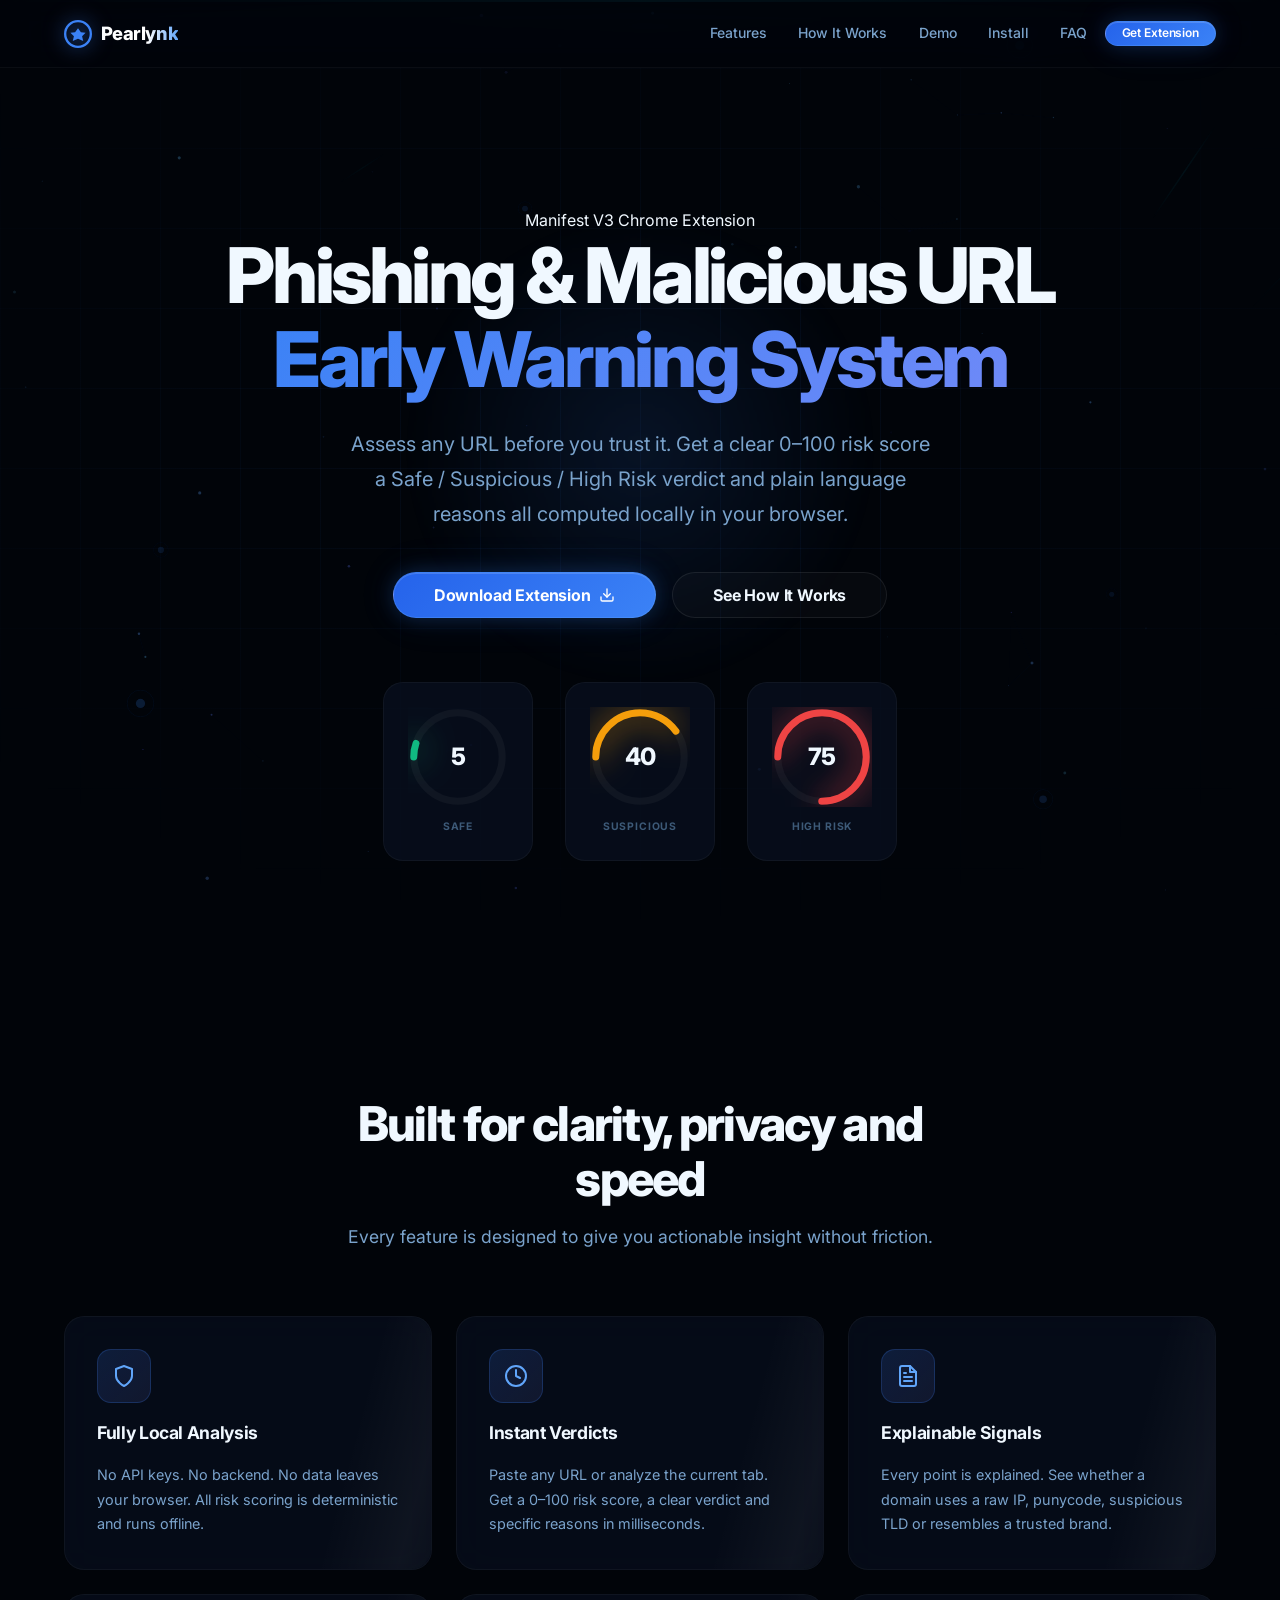
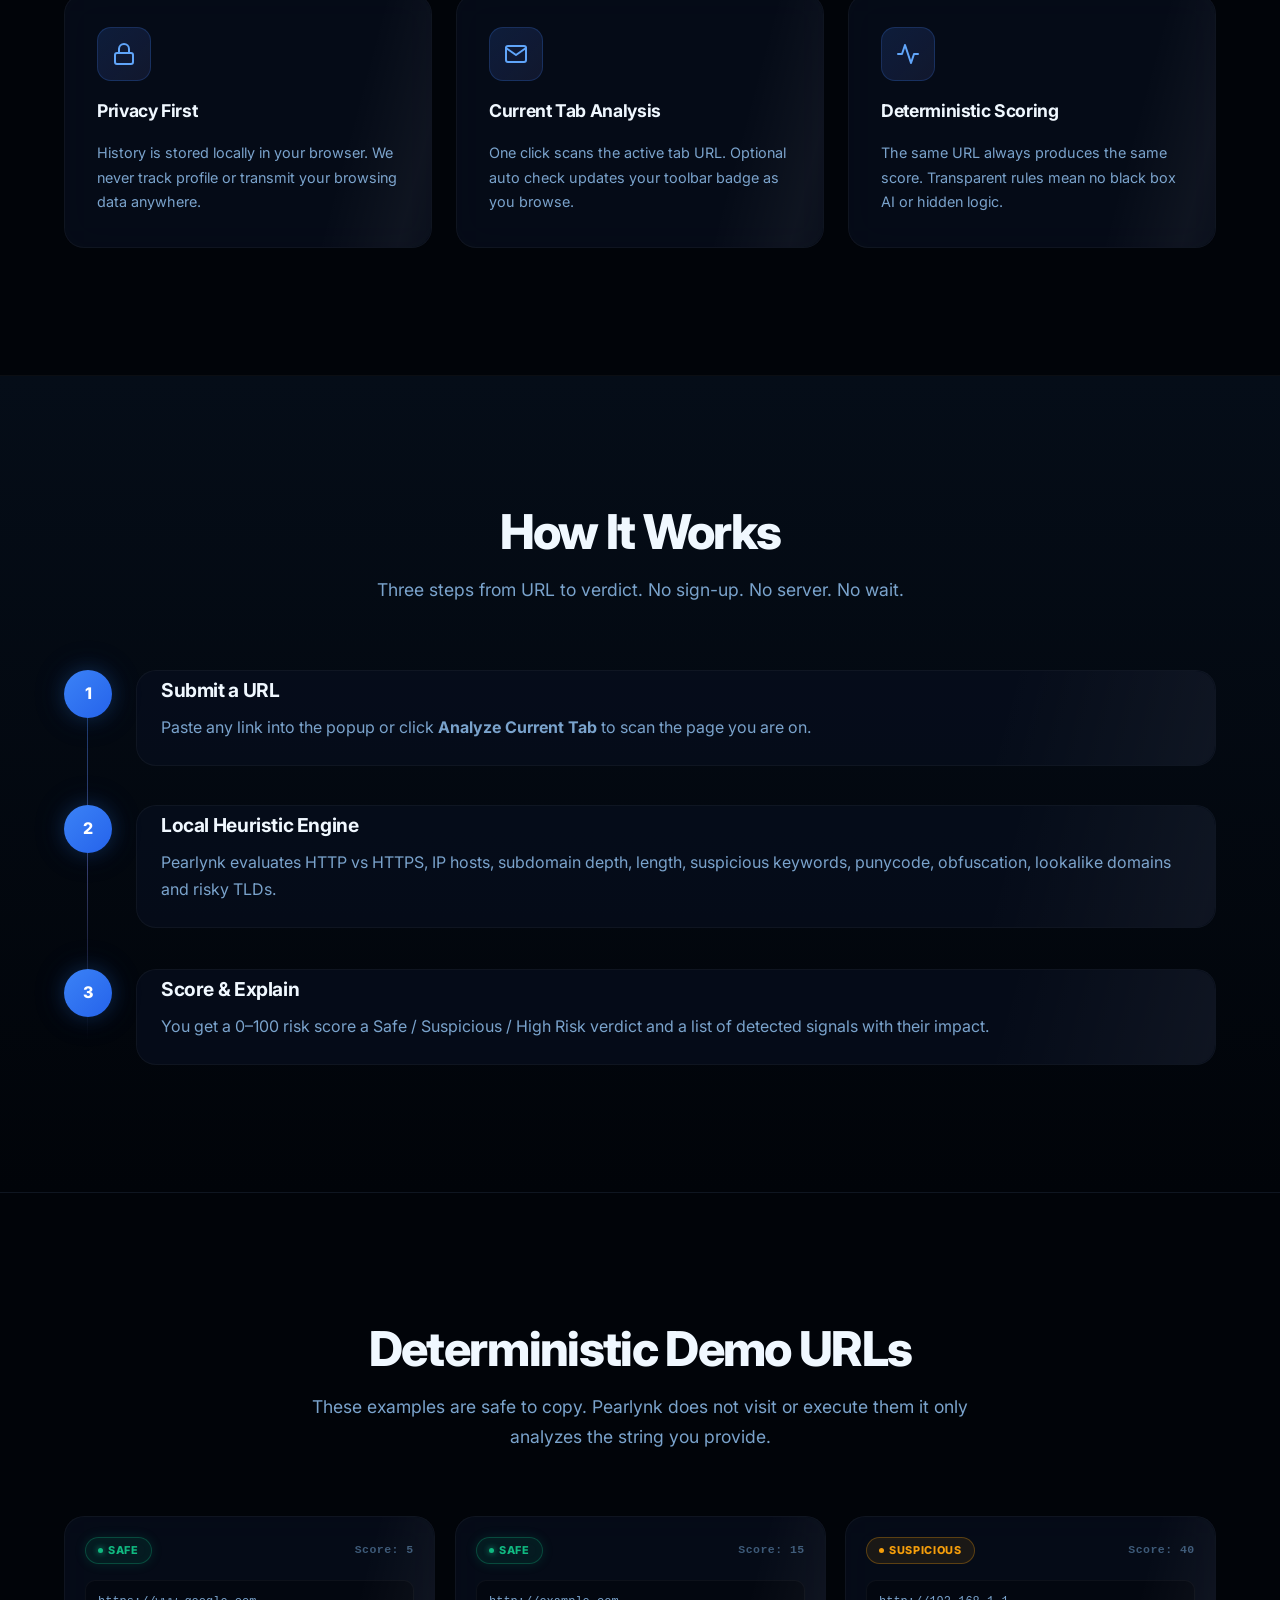
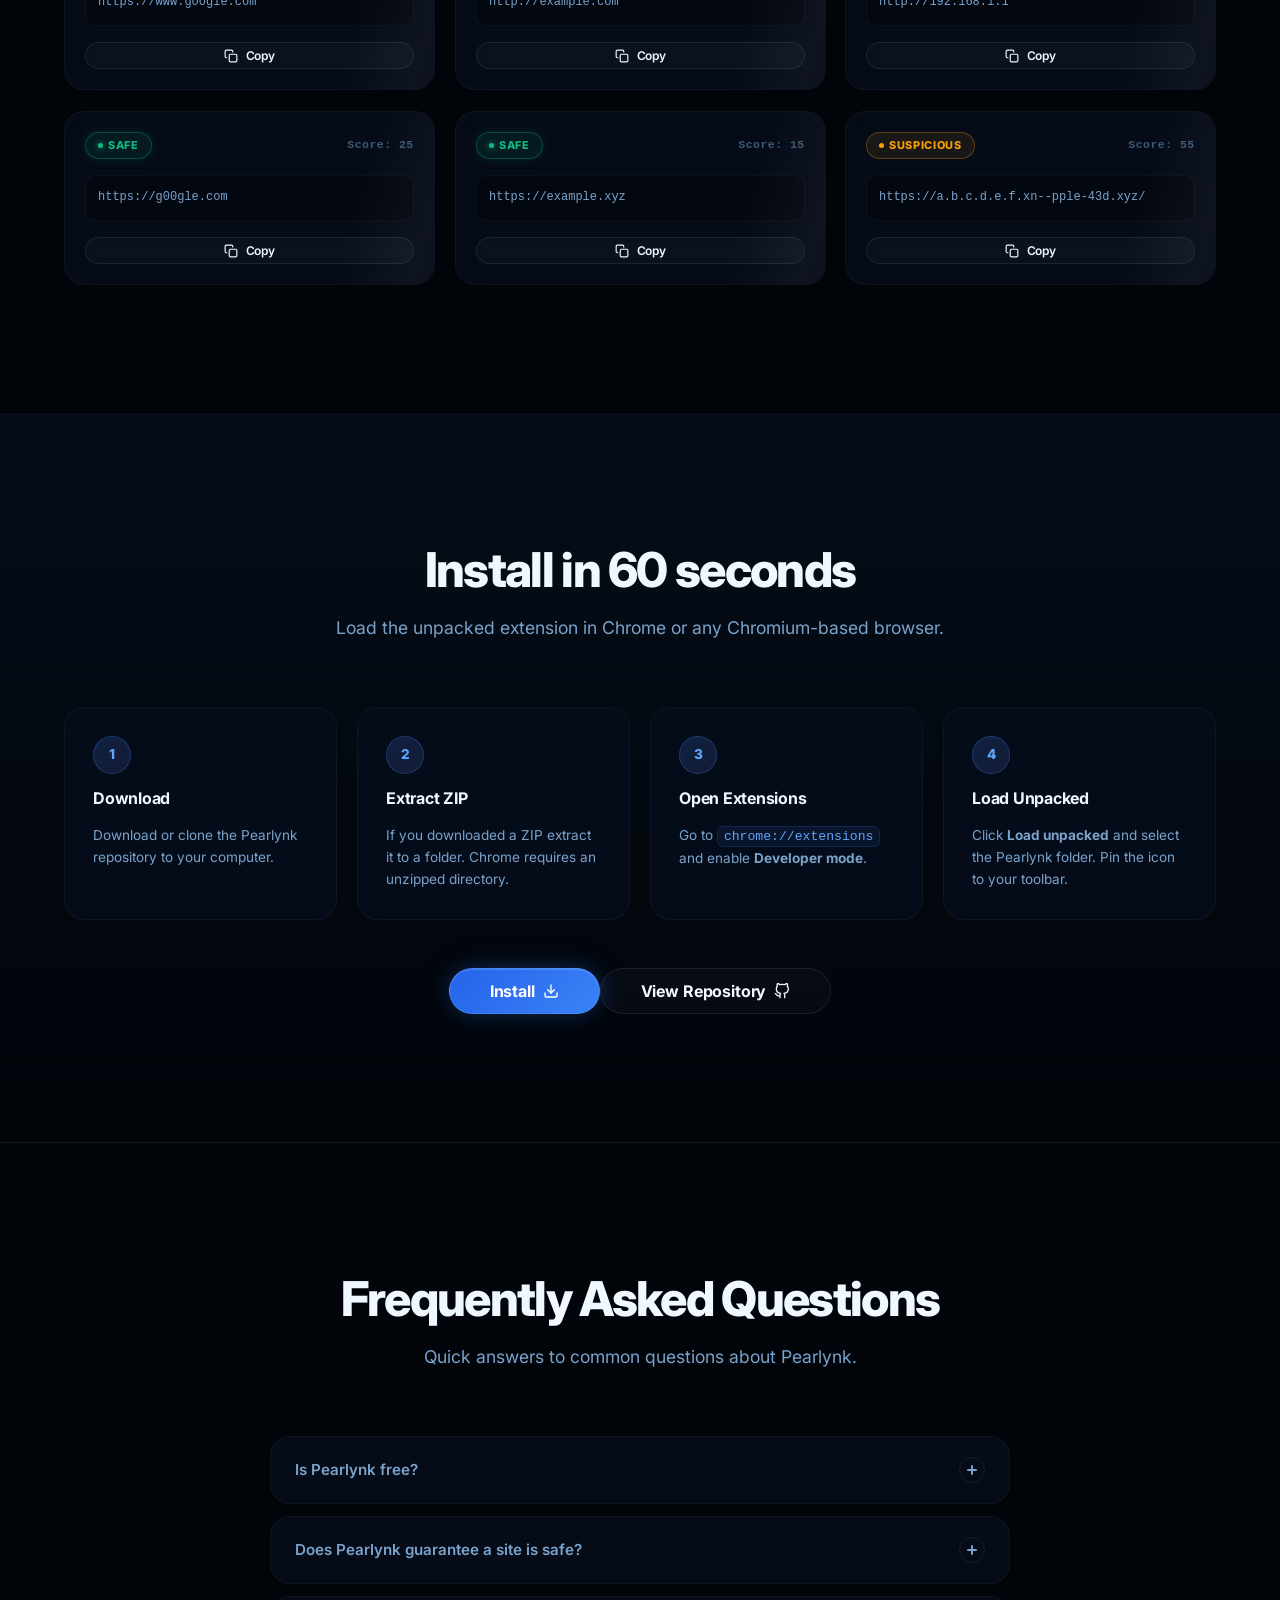
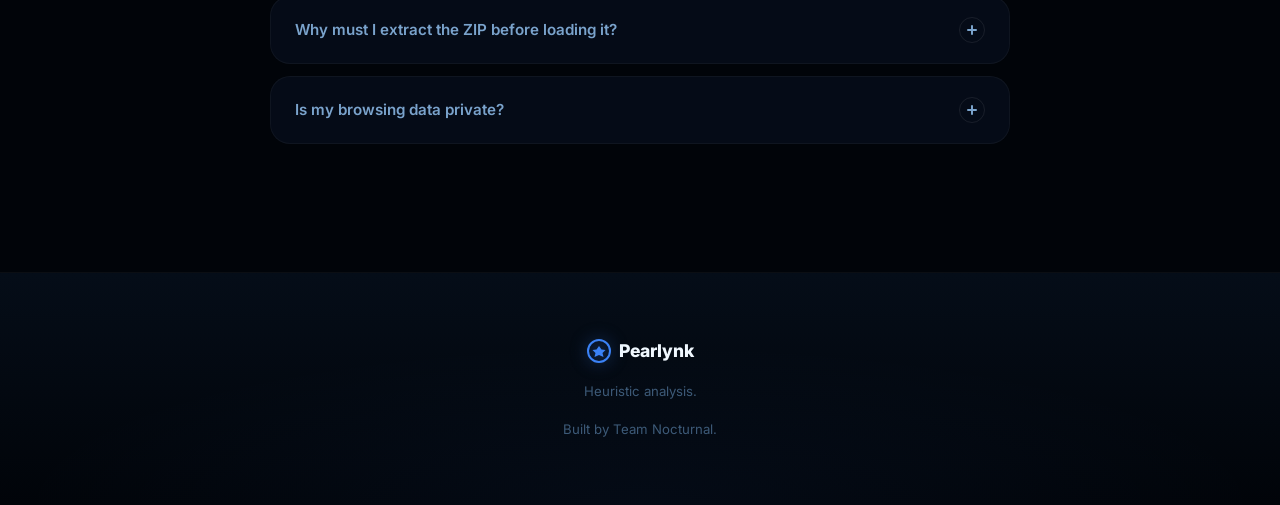
<file: pearlynk/index.html>
<!DOCTYPE html>
<html lang="en">

<head>
  <meta charset="UTF-8" />
  <meta name="viewport" content="width=device-width, initial-scale=1.0" />
  <title>Pearlynk — Phishing & Malicious URL Early Warning System</title>
  <meta name="description"
    content="Heuristic URL risk analysis with local scoring. Safe / Suspicious / High Risk verdicts with clear reasons." />
  <link rel="preconnect" href="https://fonts.googleapis.com" />
  <link rel="preconnect" href="https://fonts.gstatic.com" crossorigin />
  <link href="https://fonts.googleapis.com/css2?family=Inter:wght@400;500;600;700&display=swap" rel="stylesheet" />
  <link rel="stylesheet" href="styles.css" />
</head>

<body>
  <div id="cursor-glow" aria-hidden="true"></div>
  <canvas id="bgCanvas" aria-hidden="true"></canvas>
  <div id="scan-line" aria-hidden="true"></div>
  <div id="scroll-progress" aria-hidden="true"></div>
  <a href="#main" class="skip-link">Skip to content</a>

  <nav class="nav" id="nav">
    <div class="container nav__inner">
      <a class="nav__brand" href="#" aria-label="Pearlynk home">
        <svg class="nav__logo" width="28" height="28" viewBox="0 0 24 24" fill="none" aria-hidden="true">
          <circle cx="12" cy="12" r="11" stroke="currentColor" stroke-width="2" />
          <path d="M12 7L14.5 10.5L18.5 11L15.5 14L16.5 18L12 16L7.5 18L8.5 14L5.5 11L9.5 10.5L12 7Z"
            fill="currentColor" />
        </svg>
        <span class="nav__wordmark">Pearlynk</span>
      </a>
      <button class="nav__toggle" id="navToggle" aria-expanded="false" aria-controls="navMenu"
        aria-label="Toggle navigation">
        <svg width="22" height="22" viewBox="0 0 24 24" fill="none" stroke="currentColor" stroke-width="2"
          stroke-linecap="round">
          <line x1="4" y1="6" x2="20" y2="6" />
          <line x1="4" y1="12" x2="20" y2="12" />
          <line x1="4" y1="18" x2="20" y2="18" />
        </svg>
      </button>
      <div class="nav__menu" id="navMenu">
        <a class="nav__link" href="#features">Features</a>
        <a class="nav__link" href="#how-it-works">How It Works</a>
        <a class="nav__link" href="#demo">Demo</a>
        <a class="nav__link" href="#install">Install</a>
        <a class="nav__link" href="#faq">FAQ</a>
        <a class="btn btn--primary btn--sm" href="#install">Get Extension</a>
      </div>
    </div>
  </nav>

  <main id="main">
    <section class="hero" aria-labelledby="hero-title">
      <div class="hero__ambient" aria-hidden="true">
        <div class="hero__grid"></div>
      </div>
      <div class="container hero__content reveal">
        <div class="hero__badge">Manifest V3 Chrome Extension</div>
        <h1 id="hero-title" class="hero__title">
          Phishing &amp; Malicious URL<br />
          <span class="text-gradient">Early Warning System</span>
        </h1>
        <p class="hero__subtitle">
          Assess any URL before you trust it. Get a clear 0–100 risk score a Safe / Suspicious / High Risk verdict and
          plain language reasons all computed locally in your browser.
        </p>
        <div class="hero__actions">
          <a class="btn btn--primary btn--lg" href="#install">
            Download Extension
            <svg class="btn__icon" width="16" height="16" viewBox="0 0 24 24" fill="none" stroke="currentColor"
              stroke-width="2" stroke-linecap="round" stroke-linejoin="round" aria-hidden="true">
              <path d="M21 15v4a2 2 0 0 1-2 2H5a2 2 0 0 1-2-2v-4" />
              <polyline points="7 10 12 15 17 10" />
              <line x1="12" y1="15" x2="12" y2="3" />
            </svg>
          </a>
          <a class="btn btn--outline btn--lg" href="#how-it-works">See How It Works</a>
        </div>
        <div class="hero__gauges" aria-label="Example risk scores">
          <div class="gauge-card">
            <div class="gauge" aria-hidden="true">
              <svg viewBox="0 0 36 36" class="gauge__svg">
                <path class="gauge__bg"
                  d="M18 2.0845 a 15.9155 15.9155 0 0 1 0 31.831 a 15.9155 15.9155 0 0 1 0 -31.831" />
                <path class="gauge__fill gauge__fill--safe" stroke-dasharray="5, 100"
                  d="M18 2.0845 a 15.9155 15.9155 0 0 1 0 31.831 a 15.9155 15.9155 0 0 1 0 -31.831" />
              </svg>
              <div class="gauge__value">5</div>
            </div>
            <div class="gauge__label">Safe</div>
          </div>
          <div class="gauge-card">
            <div class="gauge" aria-hidden="true">
              <svg viewBox="0 0 36 36" class="gauge__svg">
                <path class="gauge__bg"
                  d="M18 2.0845 a 15.9155 15.9155 0 0 1 0 31.831 a 15.9155 15.9155 0 0 1 0 -31.831" />
                <path class="gauge__fill gauge__fill--suspicious" stroke-dasharray="40, 100"
                  d="M18 2.0845 a 15.9155 15.9155 0 0 1 0 31.831 a 15.9155 15.9155 0 0 1 0 -31.831" />
              </svg>
              <div class="gauge__value">40</div>
            </div>
            <div class="gauge__label">Suspicious</div>
          </div>
          <div class="gauge-card">
            <div class="gauge" aria-hidden="true">
              <svg viewBox="0 0 36 36" class="gauge__svg">
                <path class="gauge__bg"
                  d="M18 2.0845 a 15.9155 15.9155 0 0 1 0 31.831 a 15.9155 15.9155 0 0 1 0 -31.831" />
                <path class="gauge__fill gauge__fill--high" stroke-dasharray="75, 100"
                  d="M18 2.0845 a 15.9155 15.9155 0 0 1 0 31.831 a 15.9155 15.9155 0 0 1 0 -31.831" />
              </svg>
              <div class="gauge__value">75</div>
            </div>
            <div class="gauge__label">High Risk</div>
          </div>
        </div>
      </div>
    </section>

    <section class="section" id="features">
      <div class="container">
        <div class="section__header reveal">
          <h2 class="section__title">Built for clarity, privacy and speed</h2>
          <p class="section__subtitle">Every feature is designed to give you actionable insight without friction.</p>
        </div>
        <div class="grid grid--3 feature-cards">
          <article class="card feature-card reveal">
            <div class="feature-card__icon" aria-hidden="true">
              <svg width="24" height="24" viewBox="0 0 24 24" fill="none" stroke="currentColor" stroke-width="2"
                stroke-linecap="round" stroke-linejoin="round">
                <path d="M12 22s8-4 8-10V5l-8-3-8 3v7c0 6 8 10 8 10z" />
              </svg>
            </div>
            <h3 class="feature-card__title">Fully Local Analysis</h3>
            <p class="feature-card__text">No API keys. No backend. No data leaves your browser. All risk scoring is
              deterministic and runs offline.</p>
          </article>
          <article class="card feature-card reveal">
            <div class="feature-card__icon" aria-hidden="true">
              <svg width="24" height="24" viewBox="0 0 24 24" fill="none" stroke="currentColor" stroke-width="2"
                stroke-linecap="round" stroke-linejoin="round">
                <circle cx="12" cy="12" r="10" />
                <polyline points="12 6 12 12 16 14" />
              </svg>
            </div>
            <h3 class="feature-card__title">Instant Verdicts</h3>
            <p class="feature-card__text">Paste any URL or analyze the current tab. Get a 0–100 risk score, a clear
              verdict and specific reasons in milliseconds.</p>
          </article>
          <article class="card feature-card reveal">
            <div class="feature-card__icon" aria-hidden="true">
              <svg width="24" height="24" viewBox="0 0 24 24" fill="none" stroke="currentColor" stroke-width="2"
                stroke-linecap="round" stroke-linejoin="round">
                <path d="M14 2H6a2 2 0 0 0-2 2v16a2 2 0 0 0 2 2h12a2 2 0 0 0 2-2V8z" />
                <polyline points="14 2 14 8 20 8" />
                <line x1="16" y1="13" x2="8" y2="13" />
                <line x1="16" y1="17" x2="8" y2="17" />
                <polyline points="10 9 9 9 8 9" />
              </svg>
            </div>
            <h3 class="feature-card__title">Explainable Signals</h3>
            <p class="feature-card__text">Every point is explained. See whether a domain uses a raw IP, punycode,
              suspicious TLD or resembles a trusted brand.</p>
          </article>
          <article class="card feature-card reveal">
            <div class="feature-card__icon" aria-hidden="true">
              <svg width="24" height="24" viewBox="0 0 24 24" fill="none" stroke="currentColor" stroke-width="2"
                stroke-linecap="round" stroke-linejoin="round">
                <rect x="3" y="11" width="18" height="11" rx="2" ry="2" />
                <path d="M7 11V7a5 5 0 0 1 10 0v4" />
              </svg>
            </div>
            <h3 class="feature-card__title">Privacy First</h3>
            <p class="feature-card__text">History is stored locally in your browser. We never track profile or transmit
              your browsing data anywhere.</p>
          </article>
          <article class="card feature-card reveal">
            <div class="feature-card__icon" aria-hidden="true">
              <svg width="24" height="24" viewBox="0 0 24 24" fill="none" stroke="currentColor" stroke-width="2"
                stroke-linecap="round" stroke-linejoin="round">
                <path d="M4 4h16c1.1 0 2 .9 2 2v12c0 1.1-.9 2-2 2H4c-1.1 0-2-.9-2-2V6c0-1.1.9-2 2-2z" />
                <polyline points="22,6 12,13 2,6" />
              </svg>
            </div>
            <h3 class="feature-card__title">Current Tab Analysis</h3>
            <p class="feature-card__text">One click scans the active tab URL. Optional auto check updates your toolbar
              badge as you browse.</p>
          </article>
          <article class="card feature-card reveal">
            <div class="feature-card__icon" aria-hidden="true">
              <svg width="24" height="24" viewBox="0 0 24 24" fill="none" stroke="currentColor" stroke-width="2"
                stroke-linecap="round" stroke-linejoin="round">
                <polyline points="22 12 18 12 15 21 9 3 6 12 2 12" />
              </svg>
            </div>
            <h3 class="feature-card__title">Deterministic Scoring</h3>
            <p class="feature-card__text">The same URL always produces the same score. Transparent rules mean no black
              box AI or hidden logic.</p>
          </article>
        </div>
      </div>
    </section>

    <section class="section section--elevated" id="how-it-works">
      <div class="container">
        <div class="section__header reveal">
          <h2 class="section__title">How It Works</h2>
          <p class="section__subtitle">Three steps from URL to verdict. No sign-up. No server. No wait.</p>
        </div>
        <ol class="timeline">
          <li class="timeline__item reveal">
            <div class="timeline__marker" aria-hidden="true">1</div>
            <div class="card timeline__content">
              <h3 class="timeline__title">Submit a URL</h3>
              <p class="timeline__text">Paste any link into the popup or click <strong>Analyze Current Tab</strong> to
                scan the page you are on.</p>
            </div>
          </li>
          <li class="timeline__item reveal">
            <div class="timeline__marker" aria-hidden="true">2</div>
            <div class="card timeline__content">
              <h3 class="timeline__title">Local Heuristic Engine</h3>
              <p class="timeline__text">Pearlynk evaluates HTTP vs HTTPS, IP hosts, subdomain depth, length, suspicious
                keywords, punycode, obfuscation, lookalike domains and risky TLDs.</p>
            </div>
          </li>
          <li class="timeline__item reveal">
            <div class="timeline__marker" aria-hidden="true">3</div>
            <div class="card timeline__content">
              <h3 class="timeline__title">Score &amp; Explain</h3>
              <p class="timeline__text">You get a 0–100 risk score a Safe / Suspicious / High Risk verdict and a list of
                detected signals with their impact.</p>
            </div>
          </li>
        </ol>
      </div>
    </section>

    <section class="section" id="demo">
      <div class="container">
        <div class="section__header reveal">
          <h2 class="section__title">Deterministic Demo URLs</h2>
          <p class="section__subtitle">These examples are safe to copy. Pearlynk does not visit or execute them it only
            analyzes the string you provide.</p>
        </div>
        <div class="demo-grid">
          <div class="card demo-card reveal">
            <div class="demo-card__header">
              <span class="badge badge--safe">Safe</span>
              <span class="demo-card__score">Score: 5</span>
            </div>
            <code class="demo-card__url">https://www.google.com</code>
            <button class="btn btn--outline btn--sm copy-btn" data-url="https://www.google.com" aria-label="Copy URL">
              <svg class="btn__icon" width="14" height="14" viewBox="0 0 24 24" fill="none" stroke="currentColor"
                stroke-width="2" stroke-linecap="round" stroke-linejoin="round" aria-hidden="true">
                <rect x="9" y="9" width="13" height="13" rx="2" ry="2" />
                <path d="M5 15H4a2 2 0 0 1-2-2V4a2 2 0 0 1 2-2h9a2 2 0 0 1 2 2v1" />
              </svg>
              Copy
            </button>
          </div>
          <div class="card demo-card reveal">
            <div class="demo-card__header">
              <span class="badge badge--safe">Safe</span>
              <span class="demo-card__score">Score: 15</span>
            </div>
            <code class="demo-card__url">http://example.com</code>
            <button class="btn btn--outline btn--sm copy-btn" data-url="http://example.com" aria-label="Copy URL">
              <svg class="btn__icon" width="14" height="14" viewBox="0 0 24 24" fill="none" stroke="currentColor"
                stroke-width="2" stroke-linecap="round" stroke-linejoin="round" aria-hidden="true">
                <rect x="9" y="9" width="13" height="13" rx="2" ry="2" />
                <path d="M5 15H4a2 2 0 0 1-2-2V4a2 2 0 0 1 2-2h9a2 2 0 0 1 2 2v1" />
              </svg>
              Copy
            </button>
          </div>
          <div class="card demo-card reveal">
            <div class="demo-card__header">
              <span class="badge badge--suspicious">Suspicious</span>
              <span class="demo-card__score">Score: 40</span>
            </div>
            <code class="demo-card__url">http://192.168.1.1</code>
            <button class="btn btn--outline btn--sm copy-btn" data-url="http://192.168.1.1" aria-label="Copy URL">
              <svg class="btn__icon" width="14" height="14" viewBox="0 0 24 24" fill="none" stroke="currentColor"
                stroke-width="2" stroke-linecap="round" stroke-linejoin="round" aria-hidden="true">
                <rect x="9" y="9" width="13" height="13" rx="2" ry="2" />
                <path d="M5 15H4a2 2 0 0 1-2-2V4a2 2 0 0 1 2-2h9a2 2 0 0 1 2 2v1" />
              </svg>
              Copy
            </button>
          </div>
          <div class="card demo-card reveal">
            <div class="demo-card__header">
              <span class="badge badge--safe">Safe</span>
              <span class="demo-card__score">Score: 25</span>
            </div>
            <code class="demo-card__url">https://g00gle.com</code>
            <button class="btn btn--outline btn--sm copy-btn" data-url="https://g00gle.com" aria-label="Copy URL">
              <svg class="btn__icon" width="14" height="14" viewBox="0 0 24 24" fill="none" stroke="currentColor"
                stroke-width="2" stroke-linecap="round" stroke-linejoin="round" aria-hidden="true">
                <rect x="9" y="9" width="13" height="13" rx="2" ry="2" />
                <path d="M5 15H4a2 2 0 0 1-2-2V4a2 2 0 0 1 2-2h9a2 2 0 0 1 2 2v1" />
              </svg>
              Copy
            </button>
          </div>
          <div class="card demo-card reveal">
            <div class="demo-card__header">
              <span class="badge badge--safe">Safe</span>
              <span class="demo-card__score">Score: 15</span>
            </div>
            <code class="demo-card__url">https://example.xyz</code>
            <button class="btn btn--outline btn--sm copy-btn" data-url="https://example.xyz" aria-label="Copy URL">
              <svg class="btn__icon" width="14" height="14" viewBox="0 0 24 24" fill="none" stroke="currentColor"
                stroke-width="2" stroke-linecap="round" stroke-linejoin="round" aria-hidden="true">
                <rect x="9" y="9" width="13" height="13" rx="2" ry="2" />
                <path d="M5 15H4a2 2 0 0 1-2-2V4a2 2 0 0 1 2-2h9a2 2 0 0 1 2 2v1" />
              </svg>
              Copy
            </button>
          </div>
          <div class="card demo-card reveal">
            <div class="demo-card__header">
              <span class="badge badge--suspicious">Suspicious</span>
              <span class="demo-card__score">Score: 55</span>
            </div>
            <code class="demo-card__url">https://a.b.c.d.e.f.xn--pple-43d.xyz/</code>
            <button class="btn btn--outline btn--sm copy-btn" data-url="https://a.b.c.d.e.f.xn--pple-43d.xyz/"
              aria-label="Copy URL">
              <svg class="btn__icon" width="14" height="14" viewBox="0 0 24 24" fill="none" stroke="currentColor"
                stroke-width="2" stroke-linecap="round" stroke-linejoin="round" aria-hidden="true">
                <rect x="9" y="9" width="13" height="13" rx="2" ry="2" />
                <path d="M5 15H4a2 2 0 0 1-2-2V4a2 2 0 0 1 2-2h9a2 2 0 0 1 2 2v1" />
              </svg>
              Copy
            </button>
          </div>
        </div>
      </div>
    </section>

    <section class="section section--elevated" id="install">
      <div class="container">
        <div class="section__header reveal">
          <h2 class="section__title">Install in 60 seconds</h2>
          <p class="section__subtitle">Load the unpacked extension in Chrome or any Chromium-based browser.</p>
        </div>
        <div class="install-grid">
          <div class="install-card reveal">
            <div class="install-card__number" aria-hidden="true">1</div>
            <h3 class="install-card__title">Download</h3>
            <p class="install-card__text">Download or clone the Pearlynk repository to your computer.</p>
          </div>
          <div class="install-card reveal">
            <div class="install-card__number" aria-hidden="true">2</div>
            <h3 class="install-card__title">Extract ZIP</h3>
            <p class="install-card__text">If you downloaded a ZIP extract it to a folder. Chrome requires an unzipped
              directory.</p>
          </div>
          <div class="install-card reveal">
            <div class="install-card__number" aria-hidden="true">3</div>
            <h3 class="install-card__title">Open Extensions</h3>
            <p class="install-card__text">Go to <code>chrome://extensions</code> and enable <strong>Developer
                mode</strong>.</p>
          </div>
          <div class="install-card reveal">
            <div class="install-card__number" aria-hidden="true">4</div>
            <h3 class="install-card__title">Load Unpacked</h3>
            <p class="install-card__text">Click <strong>Load unpacked</strong> and select the Pearlynk folder. Pin the
              icon to your toolbar.</p>
          </div>
        </div>
        <div class="install-cta reveal">
          <a class="btn btn--primary btn--lg" href="pearlynk-v2.0.0.zip" download>
            Install
            <svg class="btn__icon" width="16" height="16" viewBox="0 0 24 24" fill="none" stroke="currentColor"
              stroke-width="2" stroke-linecap="round" stroke-linejoin="round" aria-hidden="true">
              <path d="M21 15v4a2 2 0 0 1-2 2H5a2 2 0 0 1-2-2v-4" />
              <polyline points="7 10 12 15 17 10" />
              <line x1="12" y1="15" x2="12" y2="3" />
            </svg>
          </a>
          <a class="btn btn--outline btn--lg" href="https://github.com/KSHITIJ-KHILARI/PEARLYNK" target="_blank"
            rel="noopener noreferrer">
            View Repository
            <svg class="btn__icon" width="16" height="16" viewBox="0 0 24 24" fill="none" stroke="currentColor"
              stroke-width="2" stroke-linecap="round" stroke-linejoin="round" aria-hidden="true">
              <path
                d="M9 19c-5 1.5-5-2.5-7-3m14 6v-3.87a3.37 3.37 0 0 0-.94-2.61c3.14-.35 6.44-1.54 6.44-7A5.44 5.44 0 0 0 20 4.77 5.07 5.07 0 0 0 19.91 1S18.73.65 16 2.48a13.38 13.38 0 0 0-7 0C6.27.65 5.09 1 5.09 1A5.07 5.07 0 0 0 5 4.77a5.44 5.44 0 0 0-1.5 3.78c0 5.42 3.3 6.61 6.44 7A3.37 3.37 0 0 0 9 18.13V22" />
            </svg>
          </a>
        </div>
      </div>
    </section>

    <section class="section" id="faq">
      <div class="container">
        <div class="section__header reveal">
          <h2 class="section__title">Frequently Asked Questions</h2>
          <p class="section__subtitle">Quick answers to common questions about Pearlynk.</p>
        </div>
        <div class="faq">
          <details class="faq__item reveal">
            <summary class="faq__question">Is Pearlynk free?</summary>
            <div class="faq__answer">
              <p>Yes. Pearlynk is open-source and free to use. There are no paid tiers, no subscriptions and no account
                required.</p>
            </div>
          </details>
          <details class="faq__item reveal">
            <summary class="faq__question">Does Pearlynk guarantee a site is safe?</summary>
            <div class="faq__answer">
              <p>No. Pearlynk provides heuristic signals and a risk score not a safety guarantee. Always verify links
                through additional trusted sources before entering sensitive information.</p>
            </div>
          </details>
          <details class="faq__item reveal">
            <summary class="faq__question">Why must I extract the ZIP before loading it?</summary>
            <div class="faq__answer">
              <p>Chrome requires an unzipped directory to load an unpacked extension. Loading a ZIP file directly is not
                supported by the browser.</p>
            </div>
          </details>
          <details class="faq__item reveal">
            <summary class="faq__question">Is my browsing data private?</summary>
            <div class="faq__answer">
              <p>Yes. All analysis runs locally in your browser. History is stored in Chrome’s local storage. Pearlynk
                never sends data to external servers.</p>
            </div>
          </details>
        </div>
      </div>
    </section>
  </main>

  <footer class="footer">
    <div class="container footer__inner">
      <div class="footer__brand">
        <svg class="footer__logo" width="24" height="24" viewBox="0 0 24 24" fill="none" aria-hidden="true">
          <circle cx="12" cy="12" r="11" stroke="currentColor" stroke-width="2" />
          <path d="M12 7L14.5 10.5L18.5 11L15.5 14L16.5 18L12 16L7.5 18L8.5 14L5.5 11L9.5 10.5L12 7Z"
            fill="currentColor" />
        </svg>
        <span class="footer__wordmark">Pearlynk</span>
      </div>
      <p class="footer__copy">Heuristic analysis.</p>
      <p class="footer__copy">Built by Team Nocturnal.</p>
    </div>
  </footer>

  <script src="script.js"></script>
</body>

</html>
</file>
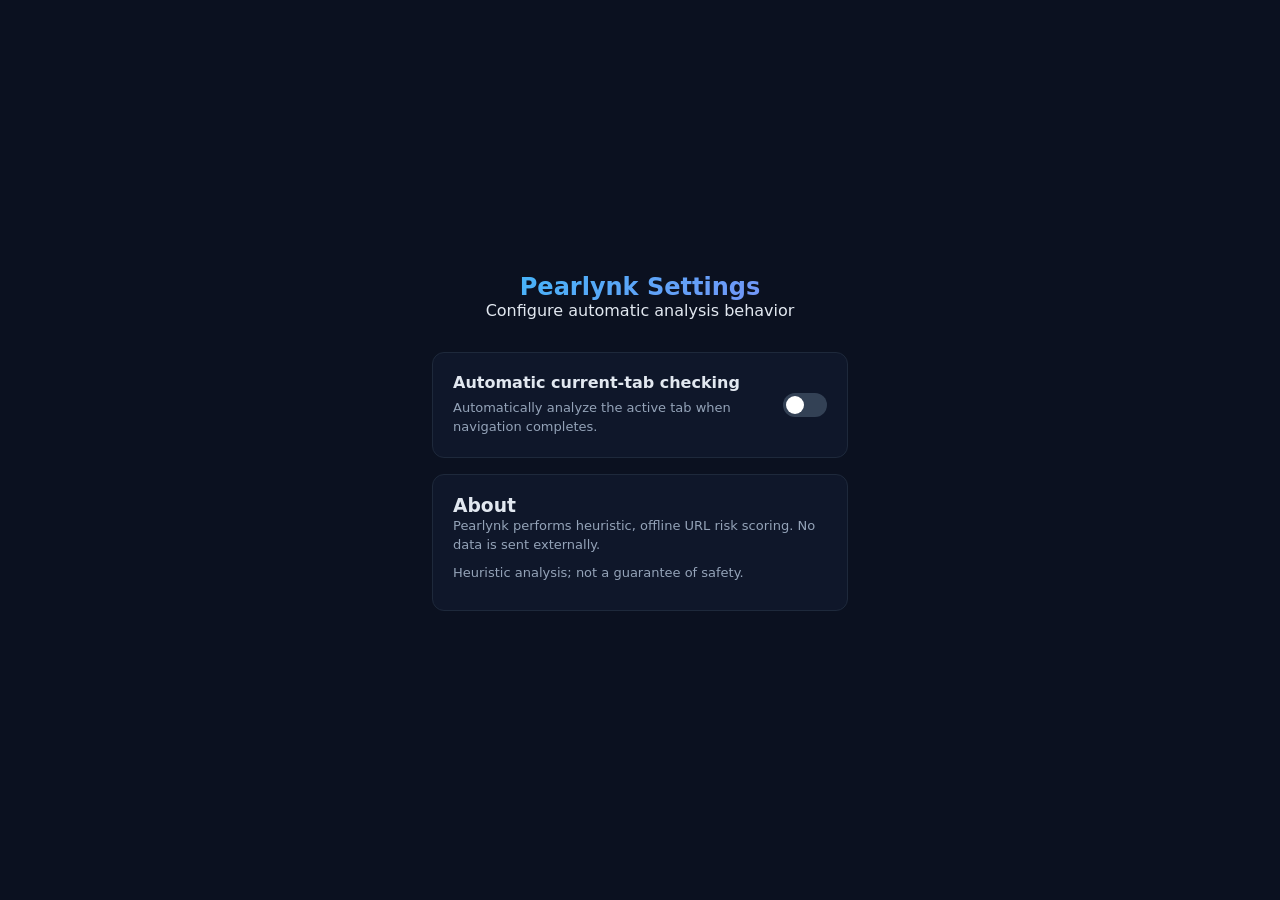
<file: pearlynk/options/options.html>
<!DOCTYPE html>
<html lang="en">
<head>
  <meta charset="UTF-8" />
  <meta name="viewport" content="width=device-width, initial-scale=1.0" />
  <title>Pearlynk Settings</title>
  <link rel="stylesheet" href="options.css" />
</head>
<body>
  <div class="container">
    <header>
      <h1>Pearlynk Settings</h1>
      <p class="subtitle">Configure automatic analysis behavior</p>
    </header>

    <section class="card">
      <div class="setting-row">
        <div>
          <div class="setting-title">Automatic current-tab checking</div>
          <div class="setting-desc">Automatically analyze the active tab when navigation completes.</div>
        </div>
        <label class="switch">
          <input id="autoCheckToggle" type="checkbox" />
          <span class="slider"></span>
        </label>
      </div>
    </section>

    <section class="card">
      <h3>About</h3>
      <p class="about-text">Pearlynk performs heuristic, offline URL risk scoring. No data is sent externally.</p>
      <p class="about-text">Heuristic analysis; not a guarantee of safety.</p>
    </section>
  </div>

  <script src="options.js"></script>
</body>
</html>
</file>
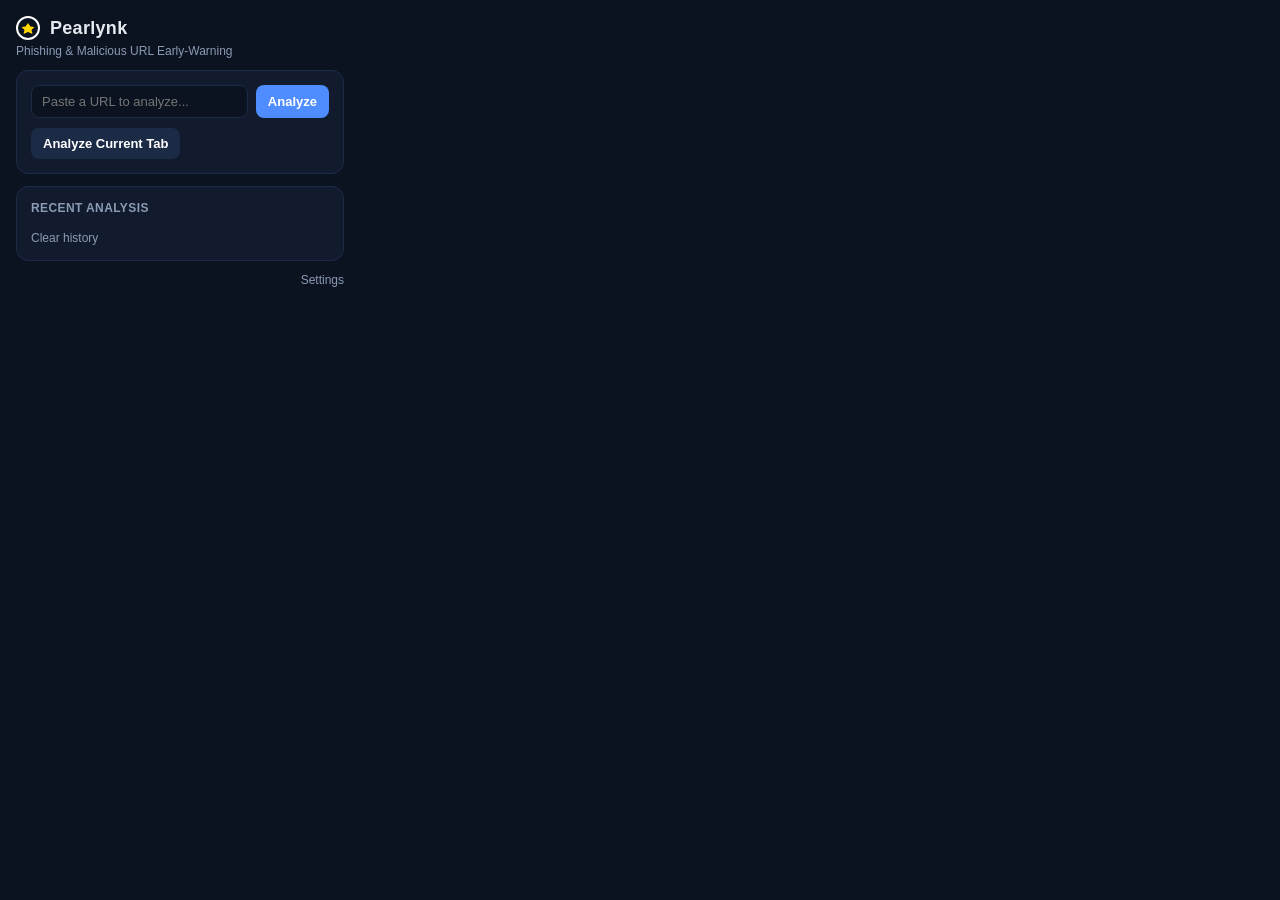
<file: pearlynk/popup/popup.html>
<!DOCTYPE html>
<html lang="en">
<head>
  <meta charset="UTF-8" />
  <meta name="viewport" content="width=device-width, initial-scale=1.0" />
  <title>Pearlynk</title>
  <link rel="stylesheet" href="popup.css" />
</head>
<body>
  <div class="container">
    <header>
      <div class="logo">
        <svg width="24" height="24" viewBox="0 0 24 24" fill="none" xmlns="http://www.w3.org/2000/svg">
          <circle cx="12" cy="12" r="11" stroke="white" stroke-width="2"/>
          <path d="M12 7L14.5 10.5L18.5 11L15.5 14L16.5 18L12 16L7.5 18L8.5 14L5.5 11L9.5 10.5L12 7Z" fill="#FFD700"/>
        </svg>
        <h1>Pearlynk</h1>
      </div>
      <p class="subtitle">Phishing &amp; Malicious URL Early-Warning</p>
    </header>

    <section class="card input-card">
      <div class="input-row">
        <input id="urlInput" type="text" placeholder="Paste a URL to analyze..." />
        <button id="analyzeBtn" class="btn primary">Analyze</button>
      </div>
      <button id="currentTabBtn" class="btn secondary">Analyze Current Tab</button>
    </section>

    <section id="resultCard" class="card result-card hidden">
      <div class="result-header">
        <div class="score-ring">
          <svg viewBox="0 0 36 36" class="score-svg">
            <path class="score-bg" d="M18 2.0845 a 15.9155 15.9155 0 0 1 0 31.831 a 15.9155 15.9155 0 0 1 0 -31.831" />
            <path id="scorePath" class="score-fg" stroke-dasharray="0, 100" d="M18 2.0845 a 15.9155 15.9155 0 0 1 0 31.831 a 15.9155 15.9155 0 0 1 0 -31.831" />
          </svg>
          <div class="score-text">
            <span id="scoreValue">0</span>
          </div>
        </div>
        <div class="verdict-area">
          <div id="verdictBadge" class="verdict safe">Safe</div>
          <div id="domainText" class="domain-text"></div>
        </div>
      </div>

      <div class="details-grid">
        <div class="detail">
          <span class="detail-label">Scheme</span>
          <span id="schemeText" class="detail-value">-</span>
        </div>
        <div class="detail">
          <span class="detail-label">Path</span>
          <span id="pathText" class="detail-value">-</span>
        </div>
        <div class="detail full">
          <span class="detail-label">Host</span>
          <span id="hostText" class="detail-value">-</span>
        </div>
      </div>

      <div class="reasons-section">
        <h3>Detected Signals</h3>
        <ul id="reasonsList" class="reasons-list"></ul>
      </div>

      <p class="disclaimer">Heuristic analysis; not a guarantee of safety.</p>
    </section>

    <section class="card history-card">
      <h3>Recent Analysis</h3>
      <ul id="historyList" class="history-list"></ul>
      <button id="clearHistoryBtn" class="text-btn">Clear history</button>
    </section>

    <footer>
      <a id="optionsLink" href="#">Settings</a>
    </footer>
  </div>

  <script src="popup.js"></script>
</body>
</html>
</file>
<file: pearlynk/styles.css>
/* ══════════════════════════════════════════════
   PEARLYNK — CINEMATIC DARK-TECH UI  2026
   ══════════════════════════════════════════════ */

/* ── Design tokens ── */
:root {
  --bg-0: #010409;
  --bg-1: #050d18;
  --bg-2: #080f1e;
  --bg-3: #0c1628;
  --glass: rgba(8, 15, 30, 0.72);
  --glass-light: rgba(255,255,255,0.025);
  --border-0: rgba(255,255,255,0.04);
  --border-1: rgba(255,255,255,0.08);
  --border-2: rgba(255,255,255,0.14);
  --border-a: rgba(56,130,246,0.35);
  --c-primary: #f0f8ff;
  --c-secondary: #7aa3cc;
  --c-muted: #3d5a78;
  --c-accent: #3b82f6;
  --c-accent-2: #60a5fa;
  --c-purple: #818cf8;
  --c-cyan: #22d3ee;
  --c-safe: #10b981;
  --c-warn: #f59e0b;
  --c-danger: #ef4444;
  --glow-a: rgba(59,130,246,0.22);
  --glow-a2: rgba(59,130,246,0.45);
  --glow-p: rgba(129,140,248,0.18);
  --glow-c: rgba(34,211,238,0.18);
  --glow-s: rgba(16,185,129,0.18);
  --font: 'Inter', system-ui, sans-serif;
  --mono: 'SF Mono','Fira Code',Menlo,monospace;
  --ease-expo: cubic-bezier(0.16,1,0.3,1);
  --ease-spring: cubic-bezier(0.34,1.56,0.64,1);
  --ease-quart: cubic-bezier(0.76,0,0.24,1);
  --ease-smooth: cubic-bezier(0.4,0,0.2,1);
  --nav-h: 68px;
  --r-sm: 6px; --r-md: 10px; --r-lg: 14px;
  --r-xl: 20px; --r-2xl: 28px; --r-full: 9999px;
}

/* ── Reset ── */
*,*::before,*::after{box-sizing:border-box;margin:0;padding:0}
html{scroll-behavior:smooth;scrollbar-width:thin;scrollbar-color:rgba(59,130,246,.25) transparent}
::-webkit-scrollbar{width:5px}
::-webkit-scrollbar-thumb{background:rgba(59,130,246,.3);border-radius:99px}
body{
  font-family:var(--font);background:var(--bg-0);color:var(--c-primary);
  line-height:1.6;overflow-x:hidden;min-height:100vh;
  -webkit-font-smoothing:antialiased;-moz-osx-font-smoothing:grayscale;
}
img,svg{display:block;max-width:100%}
a{color:inherit;text-decoration:none}
button{font:inherit;color:inherit;background:none;border:none;cursor:pointer}
ol,ul{list-style:none}
::selection{background:rgba(59,130,246,.35);color:#fff}

/* ── Persistent background layers ── */
#bgCanvas{
  position:fixed;inset:0;z-index:0;pointer-events:none;
  width:100%;height:100%;opacity:.9;
}
#cursor-glow{
  position:fixed;width:480px;height:480px;
  border-radius:50%;pointer-events:none;z-index:1;
  background:radial-gradient(circle,rgba(59,130,246,.12) 0%,transparent 70%);
  transform:translate(-50%,-50%);
  transition:opacity .4s ease;
  filter:blur(1px);
  will-change:transform;
}
#scan-line{
  position:fixed;top:0;left:0;right:0;height:2px;z-index:9;
  background:linear-gradient(90deg,transparent 0%,rgba(34,211,238,.6) 50%,transparent 100%);
  animation:scanMove 8s var(--ease-smooth) infinite;
  pointer-events:none;opacity:.5;
}
@keyframes scanMove{
  0%{top:-2px;opacity:0}10%{opacity:.5}90%{opacity:.3}100%{top:100vh;opacity:0}
}
#scroll-progress{
  position:fixed;top:0;left:0;height:2px;z-index:300;
  background:linear-gradient(90deg,var(--c-accent),var(--c-purple),var(--c-cyan));
  width:0%;transform-origin:left;will-change:width;
  box-shadow:0 0 10px var(--c-accent),0 0 20px var(--glow-a);
}

/* ── Container / layout ── */
.container{width:100%;max-width:1200px;margin-inline:auto;padding-inline:1.5rem}
.section{padding-block:8rem;position:relative;z-index:2}
.section--elevated{
  background:linear-gradient(180deg,var(--bg-1) 0%,var(--bg-0) 100%);
  border-block:1px solid var(--border-0);
}
.grid{display:grid;gap:1.5rem}
.grid--3{grid-template-columns:repeat(3,1fr)}

/* ── Typography utils ── */
.text-gradient{
  background:linear-gradient(135deg,var(--c-accent) 0%,var(--c-purple) 45%,var(--c-cyan) 100%);
  -webkit-background-clip:text;-webkit-text-fill-color:transparent;
  background-clip:text;background-size:300% 300%;
  animation:gradFlow 8s ease infinite;
}
@keyframes gradFlow{
  0%,100%{background-position:0% 50%}50%{background-position:100% 50%}
}

/* ── Skip link ── */
.skip-link{
  position:absolute;top:-100%;left:1rem;
  background:var(--c-accent);color:#fff;padding:.5rem 1rem;
  border-radius:var(--r-sm);z-index:9999;font-weight:600;
  transition:top .2s ease;
}
.skip-link:focus{top:1rem}

/* ════════════════════════════
   NAVIGATION
════════════════════════════ */
.nav{
  position:sticky;top:0;z-index:200;height:var(--nav-h);
  background:rgba(1,4,9,.6);
  backdrop-filter:saturate(200%) blur(24px);
  -webkit-backdrop-filter:saturate(200%) blur(24px);
  border-bottom:1px solid var(--border-0);
  transition:background .4s ease,box-shadow .4s ease,border-color .4s ease;
}
.nav.scrolled{
  background:rgba(1,4,9,.88);
  box-shadow:0 1px 0 var(--border-1),0 8px 40px rgba(0,0,0,.5);
  border-color:var(--border-1);
}
.nav__inner{display:flex;align-items:center;justify-content:space-between;height:100%}
.nav__brand{
  display:inline-flex;align-items:center;gap:.55rem;
  font-weight:800;font-size:1.15rem;letter-spacing:-.025em;
  transition:opacity .2s;
}
.nav__brand:hover{opacity:.85}
.nav__logo{
  color:var(--c-accent);
  filter:drop-shadow(0 0 10px rgba(59,130,246,.7));
  transition:filter .3s ease;animation:logoPulse 4s ease-in-out infinite;
}
@keyframes logoPulse{
  0%,100%{filter:drop-shadow(0 0 8px rgba(59,130,246,.6))}
  50%{filter:drop-shadow(0 0 18px rgba(59,130,246,.9))}
}
.nav__wordmark{
  background:linear-gradient(90deg,#fff 60%,var(--c-accent-2));
  -webkit-background-clip:text;-webkit-text-fill-color:transparent;background-clip:text;
}
.nav__menu{display:flex;align-items:center;gap:.25rem}
.nav__link{
  font-size:.875rem;font-weight:500;color:var(--c-secondary);
  padding:.45rem .85rem;border-radius:var(--r-md);position:relative;
  transition:color .2s ease,background .2s ease;
  overflow:hidden;
}
.nav__link::before{
  content:'';position:absolute;inset:0;
  background:linear-gradient(135deg,rgba(59,130,246,.08),rgba(129,140,248,.05));
  opacity:0;transition:opacity .2s ease;border-radius:var(--r-md);
}
.nav__link::after{
  content:'';position:absolute;bottom:6px;left:50%;right:50%;
  height:1.5px;background:linear-gradient(90deg,var(--c-accent),var(--c-purple));
  border-radius:99px;transition:left .3s var(--ease-expo),right .3s var(--ease-expo),opacity .3s;
  opacity:0;
}
.nav__link:hover{color:var(--c-primary)}
.nav__link:hover::before{opacity:1}
.nav__link.active{color:var(--c-accent-2)}
.nav__link.active::after{left:.85rem;right:.85rem;opacity:1}
.nav__toggle{
  display:none;color:var(--c-secondary);padding:.4rem;
  border-radius:var(--r-md);transition:color .2s,background .2s;
}
.nav__toggle:hover{color:var(--c-primary);background:rgba(255,255,255,.05)}

/* ════════════════════════════
   BUTTONS
════════════════════════════ */
.btn{
  display:inline-flex;align-items:center;justify-content:center;
  gap:.5rem;font-weight:700;line-height:1;border-radius:var(--r-xl);
  white-space:nowrap;position:relative;overflow:hidden;
  letter-spacing:-.01em;cursor:pointer;
  transition:transform .25s var(--ease-expo),box-shadow .3s ease,filter .25s ease;
}
/* Shimmer sweep */
.btn::before{
  content:'';position:absolute;top:0;left:-100%;
  width:60%;height:100%;
  background:linear-gradient(90deg,transparent,rgba(255,255,255,.18),transparent);
  transform:skewX(-20deg);transition:left .5s ease;pointer-events:none;
}
.btn:hover::before{left:150%}
/* Ripple */
.btn .ripple{
  position:absolute;border-radius:50%;pointer-events:none;
  background:rgba(255,255,255,.28);transform:scale(0);
  animation:ripple .65s ease-out forwards;
}
@keyframes ripple{to{transform:scale(4);opacity:0}}

.btn:focus-visible{outline:2px solid var(--c-accent);outline-offset:3px}
.btn:active{transform:scale(.96)!important}
.btn__icon{flex-shrink:0;transition:transform .3s var(--ease-spring)}
.btn:hover .btn__icon{transform:translate(2px,-2px)}

/* Primary */
.btn--primary{
  background:linear-gradient(135deg,#2563eb 0%,var(--c-accent) 50%,var(--c-purple) 100%);
  background-size:200% 200%;color:#fff;border:1px solid rgba(96,165,250,.3);
  box-shadow:0 0 20px var(--glow-a),0 0 40px rgba(59,130,246,.1),inset 0 1px 0 rgba(255,255,255,.15);
  animation:btnGrad 6s ease infinite;
}
@keyframes btnGrad{0%,100%{background-position:0% 50%}50%{background-position:100% 50%}}
.btn--primary:hover{
  box-shadow:0 0 32px var(--glow-a2),0 0 64px rgba(59,130,246,.2),0 8px 32px rgba(0,0,0,.4);
  transform:translateY(-2px) scale(1.02);filter:brightness(1.1);
}

/* Outline */
.btn--outline{
  background:rgba(255,255,255,.025);color:var(--c-primary);
  border:1px solid var(--border-1);backdrop-filter:blur(8px);
}
.btn--outline:hover{
  background:rgba(59,130,246,.08);border-color:var(--border-a);
  box-shadow:0 0 20px var(--glow-a),inset 0 0 20px rgba(59,130,246,.03);
  transform:translateY(-2px);
}

/* Sizes */
.btn--lg{padding:.875rem 2.5rem;font-size:1rem;border-radius:var(--r-2xl)}
.btn--sm{padding:.35rem 1rem;font-size:.75rem;font-weight:600;border-radius:var(--r-lg)}

/* ════════════════════════════
   BADGES
════════════════════════════ */
.badge{
  display:inline-flex;align-items:center;gap:5px;
  padding:.25rem .75rem;border-radius:var(--r-full);
  font-size:.68rem;font-weight:800;letter-spacing:.06em;text-transform:uppercase;
}
.badge::before{content:'';width:5px;height:5px;border-radius:50%;flex-shrink:0;animation:dot 2s ease-in-out infinite}
@keyframes dot{0%,100%{opacity:1;transform:scale(1)}50%{opacity:.5;transform:scale(.7)}}
.badge--safe{
  background:rgba(16,185,129,.09);color:var(--c-safe);
  border:1px solid rgba(16,185,129,.3);
  box-shadow:0 0 12px rgba(16,185,129,.15),inset 0 0 8px rgba(16,185,129,.04);
}
.badge--safe::before{background:var(--c-safe);box-shadow:0 0 6px var(--c-safe)}
.badge--suspicious{background:rgba(245,158,11,.09);color:var(--c-warn);border:1px solid rgba(245,158,11,.3)}
.badge--suspicious::before{background:var(--c-warn)}
.badge--high-risk{background:rgba(239,68,68,.09);color:var(--c-danger);border:1px solid rgba(239,68,68,.3)}
.badge--high-risk::before{background:var(--c-danger)}

/* ════════════════════════════
   CARDS  (shared)
════════════════════════════ */
.card{
  background:var(--glass);
  border:1px solid var(--border-0);
  border-radius:var(--r-xl);padding:1.5rem;
  backdrop-filter:blur(18px);-webkit-backdrop-filter:blur(18px);
  position:relative;overflow:hidden;
  transform-style:preserve-3d;
  transition:transform .35s var(--ease-expo),box-shadow .35s ease,border-color .35s ease;
}
/* Top edge glow line */
.card::after{
  content:'';position:absolute;top:0;left:10%;right:10%;height:1px;
  background:linear-gradient(90deg,transparent,rgba(59,130,246,.5),rgba(129,140,248,.4),transparent);
  opacity:0;transition:opacity .35s ease;
}
/* Moving shimmer */
.card::before{
  content:'';position:absolute;inset:0;
  background:linear-gradient(105deg,transparent 40%,rgba(255,255,255,.04) 50%,transparent 60%);
  background-size:200% 100%;background-position:200% 0;
  transition:background-position .6s ease;pointer-events:none;
  border-radius:inherit;
}
.card:hover{
  transform:translateY(-6px) rotateX(2deg) rotateY(0deg);
  box-shadow:0 24px 60px rgba(0,0,0,.7),0 0 0 1px var(--border-a),0 0 40px var(--glow-a);
  border-color:var(--border-a);
}
.card:hover::after{opacity:.8}
.card:hover::before{background-position:-200% 0}

/* ── Idle float for cards at different offsets ── */
.feature-card:nth-child(odd){animation:cardFloat 7s ease-in-out infinite}
.feature-card:nth-child(even){animation:cardFloat 9s ease-in-out infinite .8s}
@keyframes cardFloat{
  0%,100%{transform:translateY(0)}
  50%{transform:translateY(-4px)}
}
.feature-card:hover{animation:none}

/* ════════════════════════════
   HERO
════════════════════════════ */
.hero{
  position:relative;min-height:100svh;
  display:flex;align-items:center;overflow:hidden;
  padding-block:8rem 6rem;
}
/* Orbital rings */
.hero__ambient{position:absolute;inset:0;pointer-events:none;z-index:0;overflow:hidden}
.hero__grid{
  position:absolute;inset:0;
  background-image:
    linear-gradient(rgba(59,130,246,.05) 1px,transparent 1px),
    linear-gradient(90deg,rgba(59,130,246,.05) 1px,transparent 1px);
  background-size:80px 80px;
  mask-image:radial-gradient(ellipse 100% 80% at 50% 40%,black 20%,transparent 70%);
  -webkit-mask-image:radial-gradient(ellipse 100% 80% at 50% 40%,black 20%,transparent 70%);
  animation:gridDrift 40s linear infinite;
}
@keyframes gridDrift{from{transform:translate(0,0)}to{transform:translate(80px,80px)}}


.hero__content{position:relative;z-index:1;text-align:center;width:100%}


.hero__title{
  font-size:clamp(2.4rem,6vw,5rem);font-weight:800;
  letter-spacing:-.045em;line-height:1.1;margin-bottom:1.5rem;
}
.hero__subtitle{
  font-size:clamp(1rem,2vw,1.25rem);color:var(--c-secondary);
  max-width:580px;margin-inline:auto;line-height:1.75;margin-bottom:2.5rem;font-weight:400;
}
.hero__actions{display:flex;flex-wrap:wrap;gap:1rem;justify-content:center;margin-bottom:4rem}

/* ── Gauges ── */
.hero__gauges{display:flex;gap:2rem;justify-content:center;flex-wrap:wrap}
.gauge-card{
  display:flex;flex-direction:column;align-items:center;gap:.75rem;
  padding:1.5rem;
  background:rgba(8,15,30,.8);border:1px solid var(--border-0);border-radius:var(--r-xl);
  backdrop-filter:blur(12px);position:relative;overflow:hidden;
  opacity:0;transform:translateY(20px) scale(.96);
  transition:transform .4s var(--ease-expo),box-shadow .4s ease,border-color .4s ease;
}
.gauge-card.is-visible{
  animation:gaugeIn .8s var(--ease-expo) forwards;
}
.gauge-card:nth-child(1){animation-delay:.1s}
.gauge-card:nth-child(2){animation-delay:.25s}
.gauge-card:nth-child(3){animation-delay:.4s}
@keyframes gaugeIn{to{opacity:1;transform:translateY(0) scale(1)}}
.gauge-card:hover{
  transform:translateY(-5px) scale(1.04);
  box-shadow:0 20px 50px rgba(0,0,0,.7);
  border-color:var(--border-a);
}
.gauge{position:relative;width:100px;height:100px}
.gauge__svg{width:100%;height:100%;transform:rotate(-90deg)}
.gauge__bg{fill:none;stroke:rgba(255,255,255,.04);stroke-width:2.5}
.gauge__fill{
  fill:none;stroke-width:2.5;stroke-linecap:round;
  stroke-dasharray:0 100;
  transition:stroke-dasharray 1.6s var(--ease-expo);
}
.gauge-card.is-visible .gauge__fill--safe{stroke-dasharray:5 100}
.gauge-card.is-visible .gauge__fill--suspicious{stroke-dasharray:40 100}
.gauge-card.is-visible .gauge__fill--high{stroke-dasharray:75 100}
.gauge__fill--safe{stroke:var(--c-safe);filter:drop-shadow(0 0 6px var(--c-safe))}
.gauge__fill--suspicious{stroke:var(--c-warn);filter:drop-shadow(0 0 6px var(--c-warn))}
.gauge__fill--high{stroke:var(--c-danger);filter:drop-shadow(0 0 6px var(--c-danger))}
.gauge__value{
  position:absolute;inset:0;display:flex;align-items:center;justify-content:center;
  font-size:1.5rem;font-weight:800;letter-spacing:-.04em;
}
.gauge__label{
  font-size:.65rem;font-weight:700;color:var(--c-muted);
  letter-spacing:.08em;text-transform:uppercase;
}

/* ════════════════════════════
   SECTION HEADER
════════════════════════════ */
.section__header{text-align:center;max-width:680px;margin-inline:auto;margin-bottom:4rem}
.section__title{
  font-size:clamp(2rem,4vw,3rem);font-weight:800;
  letter-spacing:-.035em;line-height:1.15;margin-bottom:1rem;
}
.section__subtitle{font-size:1.1rem;color:var(--c-secondary);line-height:1.7;font-weight:400}

/* ════════════════════════════
   FEATURE CARDS
════════════════════════════ */
.feature-cards{margin-top:.5rem}
.feature-card{display:flex;flex-direction:column;gap:1rem;padding:2rem}
.feature-card__icon{
  display:flex;align-items:center;justify-content:center;
  width:54px;height:54px;border-radius:var(--r-lg);flex-shrink:0;
  background:linear-gradient(135deg,rgba(59,130,246,.16),rgba(129,140,248,.1));
  color:var(--c-accent-2);border:1px solid rgba(59,130,246,.22);
  transition:transform .4s var(--ease-spring),box-shadow .4s ease,background .4s ease;
  position:relative;overflow:hidden;
}
.feature-card__icon::after{
  content:'';position:absolute;inset:0;
  background:radial-gradient(circle at center,rgba(59,130,246,.3) 0%,transparent 70%);
  opacity:0;transition:opacity .3s ease;
}
.feature-card:hover .feature-card__icon{
  transform:scale(1.15) rotate(-6deg);
  box-shadow:0 0 24px rgba(59,130,246,.4);
  background:linear-gradient(135deg,rgba(59,130,246,.28),rgba(129,140,248,.2));
}
.feature-card:hover .feature-card__icon::after{opacity:1}
.feature-card__title{font-size:1.1rem;font-weight:700;letter-spacing:-.02em}
.feature-card__text{font-size:.9rem;color:var(--c-secondary);line-height:1.7}

/* ════════════════════════════
   TIMELINE
════════════════════════════ */
.timeline{display:flex;flex-direction:column;gap:0;position:relative}
.timeline::before{
  content:'';position:absolute;left:23px;top:24px;bottom:24px;width:1px;
  background:linear-gradient(180deg,var(--c-accent) 0%,var(--c-purple) 50%,transparent 100%);
  opacity:.4;z-index:0;
}
.timeline__item{
  display:grid;grid-template-columns:48px 1fr;
  gap:1.5rem;align-items:start;padding-bottom:2.5rem;position:relative;z-index:1;
}
.timeline__item:last-child{padding-bottom:0}
.timeline__marker{
  width:48px;height:48px;border-radius:50%;flex-shrink:0;
  background:linear-gradient(135deg,var(--c-accent),#2563eb);
  color:#fff;font-weight:800;font-size:1rem;
  display:flex;align-items:center;justify-content:center;
  box-shadow:0 0 20px var(--glow-a),0 0 40px rgba(59,130,246,.1);
  position:relative;z-index:2;
  transition:transform .4s var(--ease-spring),box-shadow .4s ease;
  animation:markerPulse 3s ease-in-out infinite;
}
.timeline__item:nth-child(2) .timeline__marker{animation-delay:.5s}
.timeline__item:nth-child(3) .timeline__marker{animation-delay:1s}
@keyframes markerPulse{
  0%,100%{box-shadow:0 0 20px var(--glow-a)}
  50%{box-shadow:0 0 32px var(--glow-a2),0 0 60px rgba(59,130,246,.15)}
}
.timeline__item:hover .timeline__marker{transform:scale(1.15);animation:none;box-shadow:0 0 40px var(--glow-a2)}
.timeline__content{padding-top:.25rem}
.timeline__title{font-size:1.2rem;font-weight:700;margin-bottom:.5rem;letter-spacing:-.02em}
.timeline__text{color:var(--c-secondary);line-height:1.7}

/* ════════════════════════════
   DEMO CARDS
════════════════════════════ */
.demo-grid{display:grid;grid-template-columns:repeat(3,1fr);gap:1.25rem}
.demo-card{display:flex;flex-direction:column;gap:1rem;padding:1.25rem}
.demo-card__header{display:flex;align-items:center;justify-content:space-between}
.demo-card__score{
  font-family:var(--mono);font-size:.72rem;font-weight:700;
  color:var(--c-muted);letter-spacing:.04em;
}
.demo-card__url{
  font-family:var(--mono);font-size:.75rem;color:var(--c-secondary);
  word-break:break-all;line-height:1.65;
  background:rgba(0,0,0,.25);padding:.75rem;border-radius:var(--r-md);
  border:1px solid var(--border-0);
  transition:border-color .3s ease,color .3s ease,background .3s ease;
}
.demo-card:hover .demo-card__url{
  border-color:var(--border-a);color:var(--c-primary);
  background:rgba(59,130,246,.04);
}
.copy-btn.is-copied{
  background:rgba(16,185,129,.1);border-color:rgba(16,185,129,.3);
  color:var(--c-safe);box-shadow:0 0 16px rgba(16,185,129,.2);
}

/* ════════════════════════════
   INSTALL CARDS
════════════════════════════ */
.install-grid{display:grid;grid-template-columns:repeat(4,1fr);gap:1.25rem}
.install-card{
  display:flex;flex-direction:column;gap:.75rem;padding:1.75rem;
  background:var(--glass);border:1px solid var(--border-0);border-radius:var(--r-xl);
  backdrop-filter:blur(12px);position:relative;overflow:hidden;
  transition:transform .35s var(--ease-expo),box-shadow .35s ease,border-color .35s ease;
}
.install-card::before{
  content:'';position:absolute;top:0;left:0;right:0;height:1px;
  background:linear-gradient(90deg,transparent,var(--c-accent),transparent);
  opacity:0;transition:opacity .35s ease;
}
.install-card:hover{
  transform:translateY(-5px);
  box-shadow:0 20px 50px rgba(0,0,0,.6),0 0 0 1px var(--border-a);
  border-color:var(--border-a);
}
.install-card:hover::before{opacity:.6}
.install-card__number{
  width:38px;height:38px;border-radius:50%;
  display:flex;align-items:center;justify-content:center;
  background:linear-gradient(135deg,rgba(59,130,246,.18),rgba(129,140,248,.12));
  border:1px solid rgba(59,130,246,.28);
  font-size:.85rem;font-weight:800;color:var(--c-accent-2);flex-shrink:0;
  transition:transform .4s var(--ease-spring),box-shadow .4s ease;
}
.install-card:hover .install-card__number{
  transform:scale(1.2) rotate(-8deg);box-shadow:0 0 18px rgba(59,130,246,.35);
}
.install-card__title{font-size:1rem;font-weight:700;letter-spacing:-.015em}
.install-card__text{font-size:.85rem;color:var(--c-secondary);line-height:1.65}
.install-cta{display:flex;justify-content:center;margin-top:3rem}

/* ════════════════════════════
   FAQ
════════════════════════════ */
.faq{max-width:740px;margin-inline:auto;display:flex;flex-direction:column;gap:.75rem}
.faq__item{
  background:var(--glass);border:1px solid var(--border-0);border-radius:var(--r-xl);
  overflow:hidden;transition:border-color .3s ease,box-shadow .3s ease;
}
.faq__item[open]{
  border-color:var(--border-a);
  box-shadow:0 0 30px rgba(59,130,246,.08);
}
.faq__question{
  display:flex;align-items:center;justify-content:space-between;
  padding:1.25rem 1.5rem;cursor:pointer;user-select:none;
  font-size:.95rem;font-weight:600;color:var(--c-secondary);
  transition:color .2s ease;list-style:none;
}
.faq__question::-webkit-details-marker{display:none}
.faq__question:hover{color:var(--c-primary)}
details[open] .faq__question{color:var(--c-primary)}
.faq__icon{
  width:26px;height:26px;border-radius:50%;border:1px solid var(--border-1);
  display:flex;align-items:center;justify-content:center;flex-shrink:0;margin-left:1rem;
  transition:transform .35s var(--ease-expo),background .3s ease,border-color .3s ease;
  position:relative;
}
.faq__icon::before,.faq__icon::after{
  content:'';position:absolute;
  background:var(--c-secondary);border-radius:99px;
  transition:transform .35s var(--ease-expo),opacity .3s,background .3s;
}
.faq__icon::before{width:10px;height:1.5px}
.faq__icon::after{width:1.5px;height:10px}
.faq__question:hover .faq__icon{border-color:var(--border-a);background:rgba(59,130,246,.08)}
.faq__question:hover .faq__icon::before,.faq__question:hover .faq__icon::after{background:var(--c-accent-2)}
details[open] .faq__icon{transform:rotate(45deg);border-color:var(--border-a);background:rgba(59,130,246,.12)}
details[open] .faq__icon::before,details[open] .faq__icon::after{background:var(--c-accent-2)}
.faq__answer{
  padding:0 1.5rem 1.25rem;padding-top:1rem;
  font-size:.875rem;color:var(--c-secondary);line-height:1.75;
  border-top:1px solid var(--border-0);
  animation:faqOpen .3s var(--ease-expo);
}
@keyframes faqOpen{from{opacity:0;transform:translateY(-8px)}to{opacity:1;transform:none}}

/* ════════════════════════════
   FOOTER
════════════════════════════ */
.footer{
  padding:4rem 0;border-top:1px solid var(--border-0);
  background:linear-gradient(180deg,var(--bg-1) 0%,var(--bg-0) 100%);
  position:relative;overflow:hidden;
}
.footer::before{
  content:'';position:absolute;inset:0;
  background:radial-gradient(ellipse 70% 100% at 50% 100%,rgba(59,130,246,.05) 0%,transparent 70%);
}
.footer__inner{
  display:flex;flex-direction:column;align-items:center;
  gap:1rem;text-align:center;position:relative;z-index:1;
}
.footer__brand{display:flex;align-items:center;gap:.5rem;font-weight:800;font-size:1.1rem}
.footer__logo{color:var(--c-accent);filter:drop-shadow(0 0 8px rgba(59,130,246,.5))}
.footer__copy{font-size:.825rem;color:var(--c-muted);line-height:1.65}

/* ════════════════════════════
   SCROLL REVEAL
════════════════════════════ */
.reveal{
  opacity:0;will-change:opacity,transform;
  transition:opacity .8s var(--ease-expo),transform .8s var(--ease-expo);
}
/* Direction variants (JS adds them) */
.reveal.from-bottom{transform:translateY(40px)}
.reveal.from-left{transform:translateX(-40px)}
.reveal.from-right{transform:translateX(40px)}
.reveal.from-top{transform:translateY(-30px)}
.reveal.scale-in{transform:scale(.93)}
.reveal.is-visible{opacity:1;transform:none}

/* Stagger delays */
.feature-cards .reveal:nth-child(1){transition-delay:0ms}
.feature-cards .reveal:nth-child(2){transition-delay:80ms}
.feature-cards .reveal:nth-child(3){transition-delay:160ms}
.feature-cards .reveal:nth-child(4){transition-delay:240ms}
.feature-cards .reveal:nth-child(5){transition-delay:320ms}
.feature-cards .reveal:nth-child(6){transition-delay:400ms}
.demo-grid .reveal:nth-child(1){transition-delay:0ms}
.demo-grid .reveal:nth-child(2){transition-delay:70ms}
.demo-grid .reveal:nth-child(3){transition-delay:140ms}
.demo-grid .reveal:nth-child(4){transition-delay:210ms}
.demo-grid .reveal:nth-child(5){transition-delay:280ms}
.demo-grid .reveal:nth-child(6){transition-delay:350ms}
.install-grid .reveal:nth-child(1){transition-delay:0ms}
.install-grid .reveal:nth-child(2){transition-delay:80ms}
.install-grid .reveal:nth-child(3){transition-delay:160ms}
.install-grid .reveal:nth-child(4){transition-delay:240ms}
.timeline .reveal:nth-child(1){transition-delay:0ms}
.timeline .reveal:nth-child(2){transition-delay:120ms}
.timeline .reveal:nth-child(3){transition-delay:240ms}

/* ── Tooltip ── */
[data-tip]{position:relative}
[data-tip]::after{
  content:attr(data-tip);
  position:absolute;bottom:calc(100% + 8px);left:50%;transform:translateX(-50%) translateY(4px);
  background:var(--bg-3);border:1px solid var(--border-1);color:var(--c-primary);
  font-size:.72rem;font-weight:500;white-space:nowrap;
  padding:.3rem .75rem;border-radius:var(--r-md);
  pointer-events:none;opacity:0;
  transition:opacity .2s ease,transform .2s ease;
  z-index:100;
}
[data-tip]:hover::after{opacity:1;transform:translateX(-50%) translateY(0)}

/* ── code ── */
code{
  font-family:var(--mono);font-size:.82rem;
  background:rgba(59,130,246,.08);color:var(--c-accent-2);
  padding:.15em .45em;border-radius:var(--r-sm);border:1px solid rgba(59,130,246,.18);
}

/* ════════════════════════════
   REDUCED MOTION
════════════════════════════ */
@media(prefers-reduced-motion:reduce){
  *,*::before,*::after{
    animation-duration:.01ms!important;animation-iteration-count:1!important;
    transition-duration:.01ms!important;scroll-behavior:auto!important;
  }
  .reveal,.gauge-card{opacity:1;transform:none}
  #bgCanvas,#cursor-glow,#scan-line{display:none}
  .feature-card{animation:none}
}

/* ════════════════════════════
   RESPONSIVE
════════════════════════════ */
@media(max-width:1023px){
  .grid--3{grid-template-columns:repeat(2,1fr)}
  .demo-grid{grid-template-columns:repeat(2,1fr)}
  .install-grid{grid-template-columns:repeat(2,1fr)}
}
@media(max-width:767px){
  :root{--nav-h:60px}
  .section{padding-block:5rem}
  .section__title{font-size:clamp(1.8rem,6vw,2.4rem)}
  .section__header{margin-bottom:2.5rem}
  .grid--3,.demo-grid,.install-grid{grid-template-columns:1fr}
  .hero{min-height:unset;padding-block:5rem 4rem}
  .hero__actions{flex-direction:column;align-items:center}
  .hero__gauges{gap:1rem}
  .nav__toggle{display:flex}
  .nav__menu{
    position:absolute;inset:var(--nav-h) 0 auto 0;
    flex-direction:column;align-items:stretch;gap:0;
    background:rgba(1,4,9,.97);backdrop-filter:blur(24px);
    border-bottom:1px solid var(--border-1);padding:.75rem;
    transform:translateY(-110%);opacity:0;pointer-events:none;
    transition:transform .35s var(--ease-expo),opacity .35s ease;
    box-shadow:0 24px 60px rgba(0,0,0,.6);
  }
  .nav__menu.open{transform:translateY(0);opacity:1;pointer-events:auto}
  .nav__link{padding:.85rem 1rem;border-radius:var(--r-md);border-bottom:1px solid var(--border-0)}
  .timeline::before{left:17px}
  .timeline__item{grid-template-columns:36px 1fr;gap:1rem}
  .timeline__marker{width:36px;height:36px;font-size:.85rem}
  .gauge{width:84px;height:84px}
}
</file>
<file: pearlynk/options/options.css>
* {
  box-sizing: border-box;
  margin: 0;
  padding: 0;
}

body {
  font-family: 'Segoe UI', system-ui, -apple-system, sans-serif;
  background: #0b1120;
  color: #e2e8f0;
  min-height: 100vh;
  display: flex;
  align-items: center;
  justify-content: center;
}

.container {
  width: 480px;
  max-width: 90vw;
  padding: 32px;
}

header {
  text-align: center;
  margin-bottom: 32px;
}

header h1 {
  font-size: 24px;
  font-weight: 700;
  background: linear-gradient(135deg, #38bdf8, #818cf8);
  -webkit-background-clip: text;
  -webkit-text-fill-color: transparent;
  background-clip: text;
}

.card {
  background: #0f172a;
  border-radius: 12px;
  padding: 20px;
  border: 1px solid #1e293b;
  margin-bottom: 16px;
}

.setting-row {
  display: flex;
  align-items: center;
  justify-content: space-between;
  gap: 20px;
}

.setting-title {
  font-size: 16px;
  font-weight: 600;
  margin-bottom: 6px;
}

.setting-desc {
  font-size: 13px;
  color: #94a3b8;
  line-height: 1.5;
}

.about-text {
  font-size: 13px;
  color: #94a3b8;
  line-height: 1.5;
  margin-bottom: 8px;
}

.switch {
  position: relative;
  display: inline-block;
  width: 44px;
  height: 24px;
  flex-shrink: 0;
}

.switch input {
  opacity: 0;
  width: 0;
  height: 0;
}

.slider {
  position: absolute;
  cursor: pointer;
  top: 0;
  left: 0;
  right: 0;
  bottom: 0;
  background-color: #334155;
  transition: 0.3s;
  border-radius: 24px;
}

.slider:before {
  position: absolute;
  content: "";
  height: 18px;
  width: 18px;
  left: 3px;
  bottom: 3px;
  background-color: white;
  transition: 0.3s;
  border-radius: 50%;
}

input:checked + .slider {
  background: linear-gradient(135deg, #38bdf8, #818cf8);
}

input:checked + .slider:before {
  transform: translateX(20px);
}

footer {
  text-align: center;
  margin-top: 24px;
}

footer p {
  font-size: 12px;
  color: #64748b;
}
</file>
<file: pearlynk/popup/popup.css>
/* Pearlynk popup styles - Dark navy cyber-safety theme */

* { box-sizing: border-box; margin: 0; padding: 0; }
:root {
  --bg: #0b1220;
  --card: #111b2d;
  --card-border: #1c2b45;
  --text: #e6e9ef;
  --muted: #8b9bb4;
  --accent: #4f8cff;
  --safe: #2ecc71;
  --suspicious: #f1c40f;
  --high: #e74c3c;
  --radius: 12px;
}

html, body {
  width: 360px;
  min-height: 420px;
  font-family: -apple-system, BlinkMacSystemFont, "Segoe UI", Roboto, Helvetica, Arial, sans-serif;
  background: var(--bg);
  color: var(--text);
}

.container {
  padding: 16px;
}

header {
  margin-bottom: 12px;
}

.logo {
  display: flex;
  align-items: center;
  gap: 10px;
}

.logo h1 {
  font-size: 18px;
  font-weight: 700;
  letter-spacing: 0.3px;
}

.subtitle {
  font-size: 12px;
  color: var(--muted);
  margin-top: 4px;
}

.card {
  background: var(--card);
  border: 1px solid var(--card-border);
  border-radius: var(--radius);
  padding: 14px;
  margin-bottom: 12px;
}

.input-row {
  display: flex;
  gap: 8px;
  margin-bottom: 10px;
}

input[type="text"] {
  flex: 1;
  background: #0b1220;
  border: 1px solid #1c2b45;
  border-radius: 8px;
  padding: 8px 10px;
  color: var(--text);
  font-size: 13px;
  outline: none;
}

input[type="text"]:focus {
  border-color: var(--accent);
}

.btn {
  border: none;
  border-radius: 8px;
  padding: 8px 12px;
  font-size: 13px;
  font-weight: 600;
  cursor: pointer;
  color: white;
  background: #1c2b45;
  transition: filter 0.15s;
}

.btn:hover { filter: brightness(1.1); }
.btn.primary { background: var(--accent); }
.btn.secondary { background: #1c2b45; }

.result-card.hidden { display: none; }

.result-header {
  display: flex;
  align-items: center;
  gap: 14px;
  margin-bottom: 12px;
}

.score-ring {
  position: relative;
  width: 90px;
  height: 90px;
  flex-shrink: 0;
}

.score-svg {
  width: 100%;
  height: 100%;
  transform: rotate(-90deg);
}

.score-bg {
  fill: none;
  stroke: #1c2b45;
  stroke-width: 3;
}

.score-fg {
  fill: none;
  stroke: var(--safe);
  stroke-width: 3;
  stroke-linecap: round;
  transition: stroke-dasharray 0.4s ease, stroke 0.4s ease;
}

.score-text {
  position: absolute;
  inset: 0;
  display: flex;
  align-items: center;
  justify-content: center;
  font-size: 22px;
  font-weight: 700;
  color: var(--text);
}

.verdict-area { flex: 1; }

.verdict {
  display: inline-block;
  padding: 6px 10px;
  border-radius: 999px;
  font-size: 12px;
  font-weight: 700;
  text-transform: uppercase;
  letter-spacing: 0.4px;
  margin-bottom: 6px;
}

.verdict.safe { background: rgba(46,204,113,0.15); color: var(--safe); border: 1px solid rgba(46,204,113,0.35); }
.verdict.suspicious { background: rgba(241,196,15,0.15); color: var(--suspicious); border: 1px solid rgba(241,196,15,0.35); }
.verdict.high { background: rgba(231,76,60,0.15); color: var(--high); border: 1px solid rgba(231,76,60,0.35); }

.domain-text {
  font-size: 12px;
  color: var(--muted);
  word-break: break-all;
}

.details-grid {
  display: grid;
  grid-template-columns: 1fr 1fr;
  gap: 8px;
  margin-bottom: 10px;
}

.detail {
  background: #0b1220;
  border-radius: 8px;
  padding: 8px;
}

.detail.full { grid-column: 1 / -1; }

.detail-label {
  display: block;
  font-size: 11px;
  color: var(--muted);
  text-transform: uppercase;
  letter-spacing: 0.4px;
}

.detail-value {
  display: block;
  font-size: 12px;
  color: var(--text);
  word-break: break-all;
  margin-top: 4px;
}

.reasons-section h3 {
  font-size: 12px;
  text-transform: uppercase;
  letter-spacing: 0.4px;
  color: var(--muted);
  margin-bottom: 8px;
}

.reasons-list {
  list-style: none;
  display: flex;
  flex-direction: column;
  gap: 6px;
}

.reasons-list li {
  background: #0b1220;
  border-left: 3px solid var(--accent);
  border-radius: 6px;
  padding: 8px 10px;
  font-size: 12px;
  color: var(--text);
  display: flex;
  justify-content: space-between;
  align-items: center;
  gap: 8px;
}

.impact-badge {
  font-size: 11px;
  color: var(--muted);
  background: #1c2b45;
  padding: 2px 6px;
  border-radius: 6px;
  white-space: nowrap;
}

.disclaimer {
  margin-top: 10px;
  font-size: 11px;
  color: var(--muted);
  text-align: center;
}

.history-card h3 {
  font-size: 12px;
  text-transform: uppercase;
  letter-spacing: 0.4px;
  color: var(--muted);
  margin-bottom: 8px;
}

.history-list {
  list-style: none;
  display: flex;
  flex-direction: column;
  gap: 6px;
  max-height: 120px;
  overflow-y: auto;
}

.history-list li {
  display: flex;
  justify-content: space-between;
  align-items: center;
  gap: 8px;
  background: #0b1220;
  border-radius: 8px;
  padding: 8px 10px;
  font-size: 12px;
}

.history-url {
  flex: 1;
  color: var(--text);
  white-space: nowrap;
  overflow: hidden;
  text-overflow: ellipsis;
}

.history-score {
  font-weight: 700;
  font-size: 12px;
}

.text-btn {
  background: transparent;
  border: none;
  color: var(--muted);
  font-size: 12px;
  cursor: pointer;
  margin-top: 8px;
}

.text-btn:hover { color: var(--text); }

footer {
  display: flex;
  justify-content: flex-end;
}

footer a {
  color: var(--muted);
  font-size: 12px;
  text-decoration: none;
}

footer a:hover { color: var(--text); }
</file>
